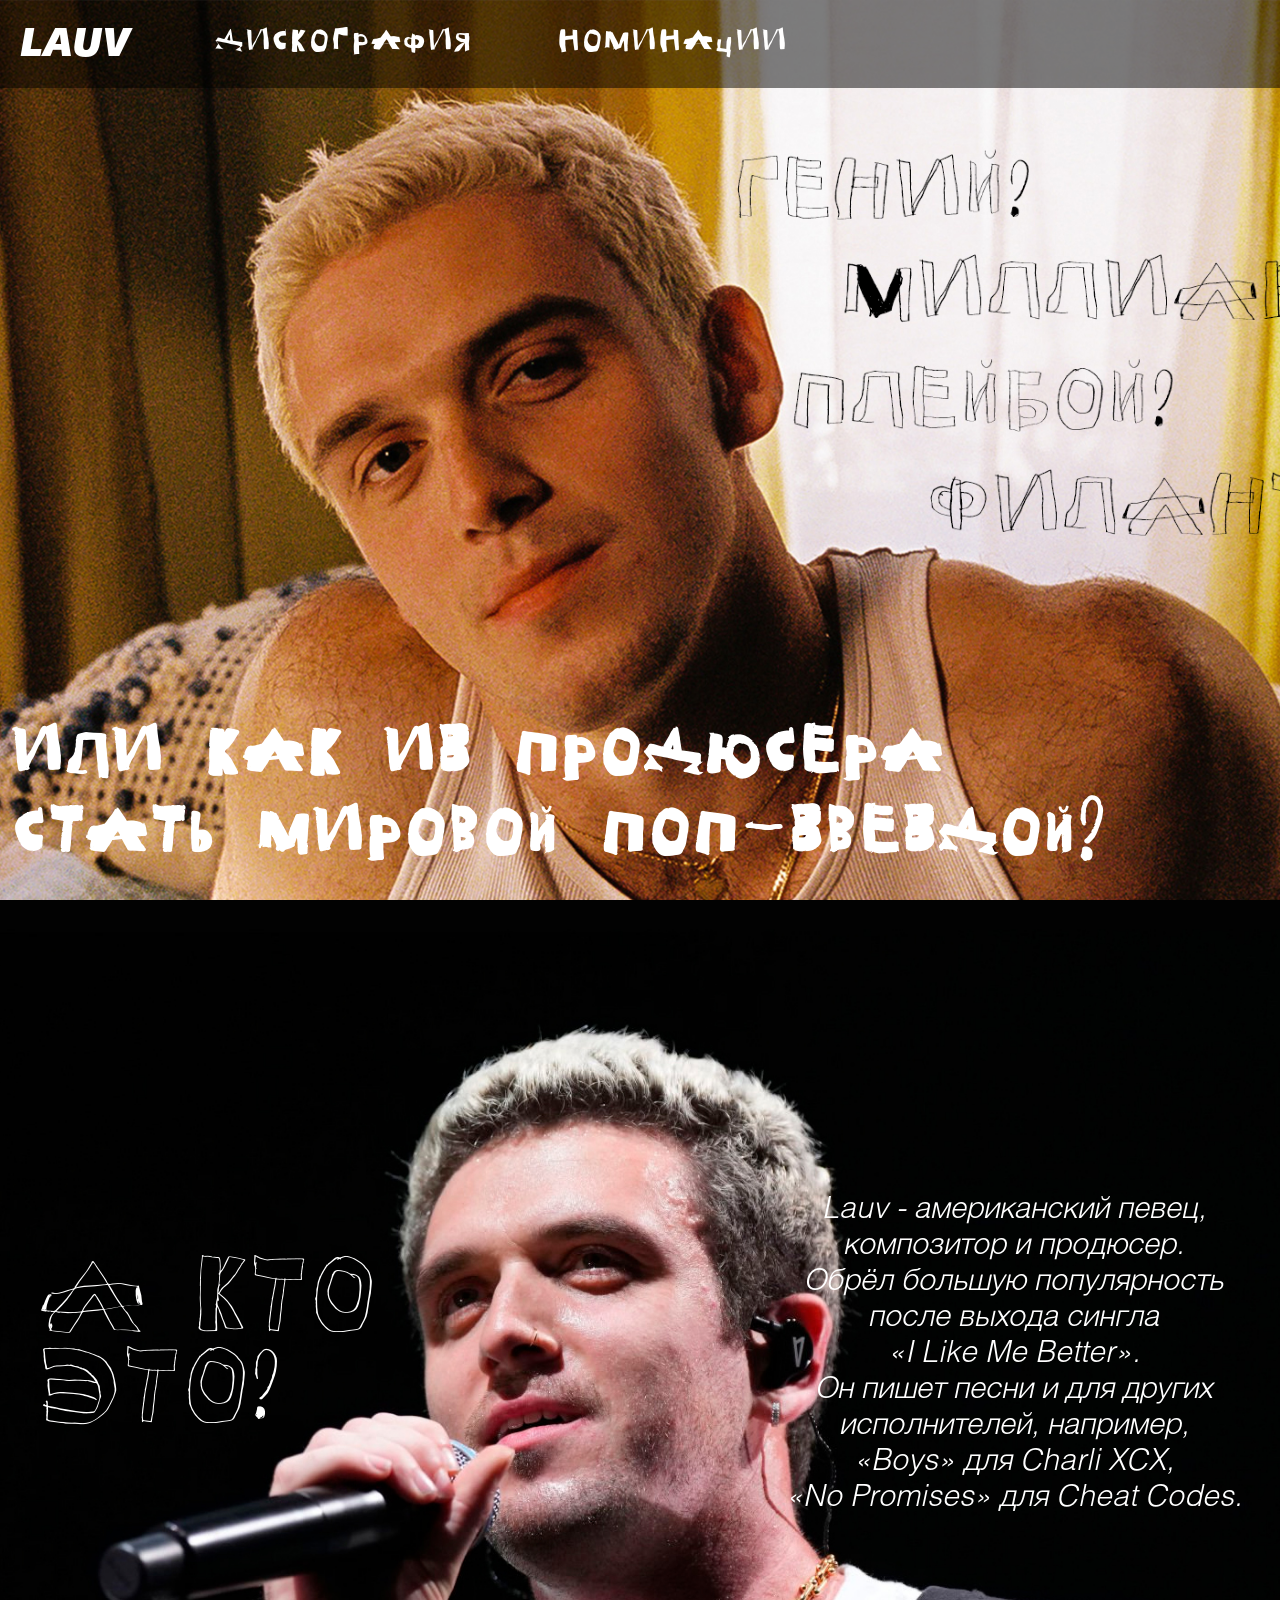
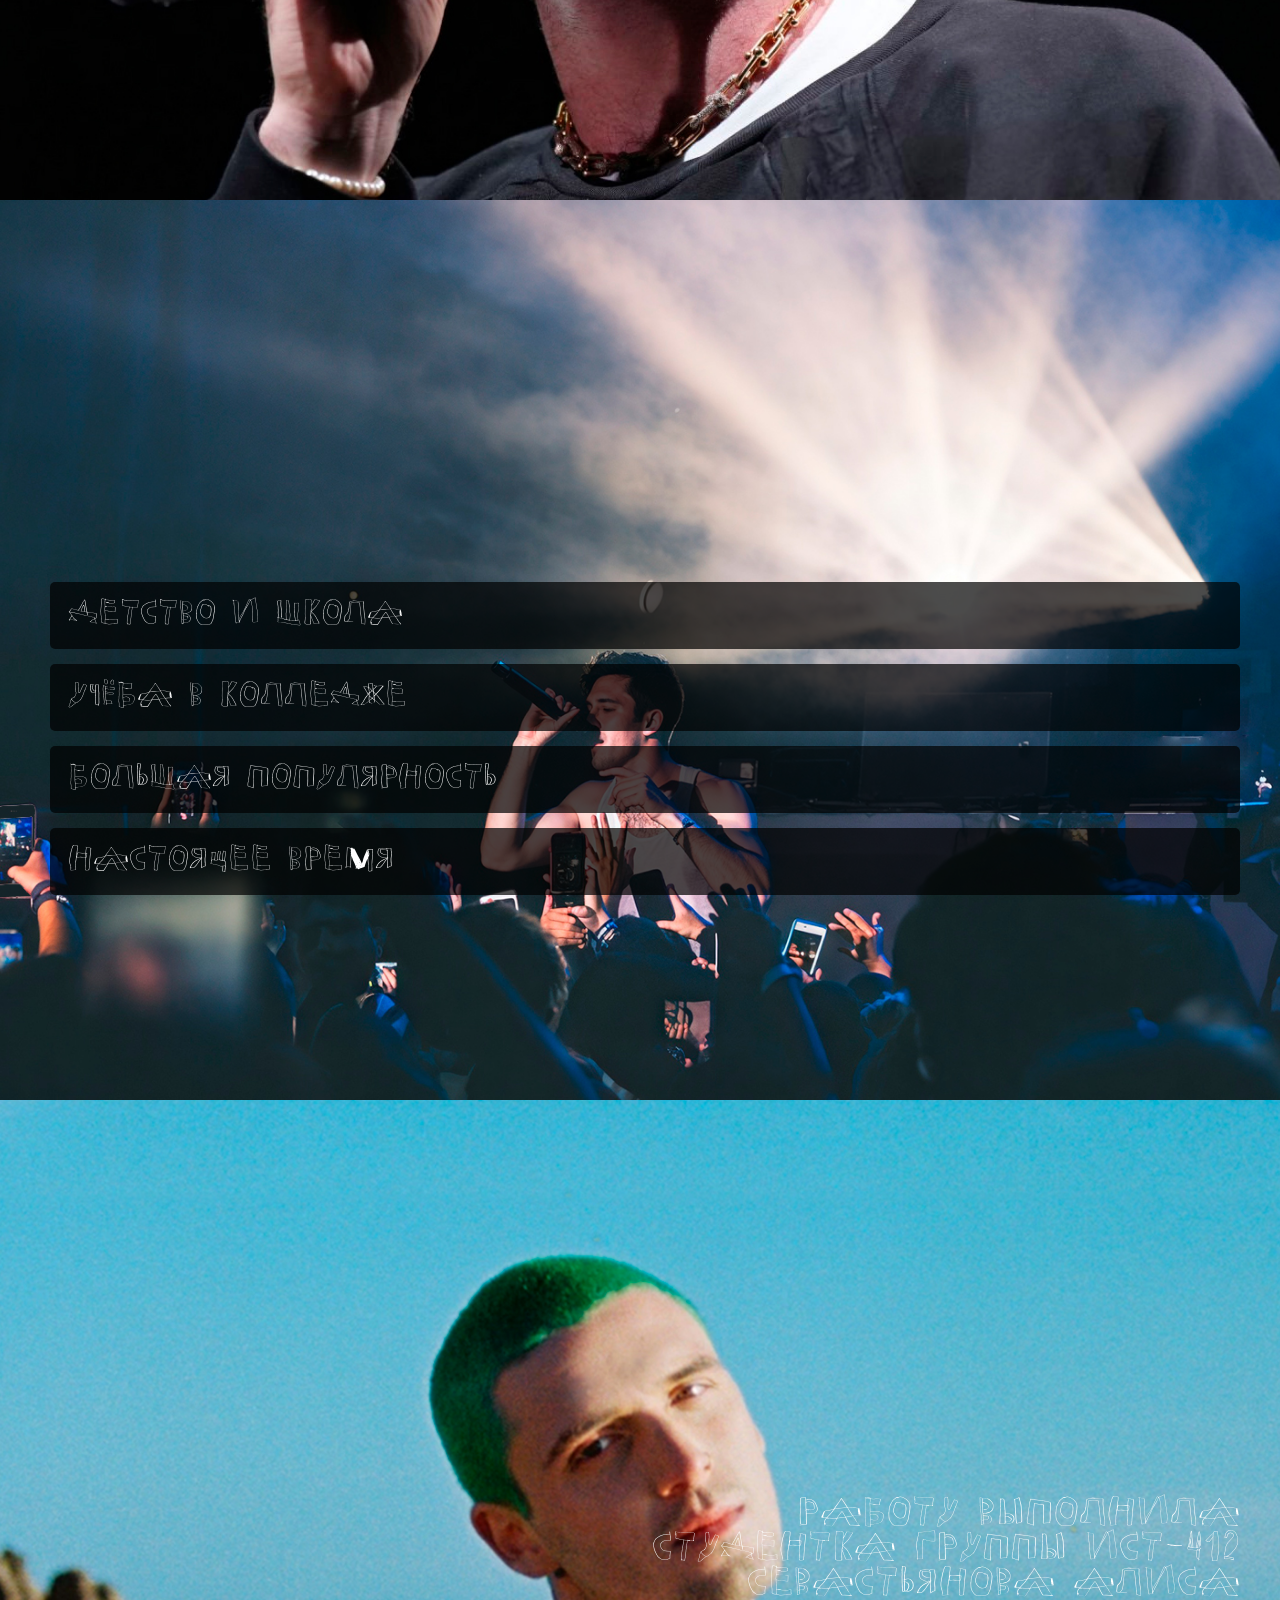
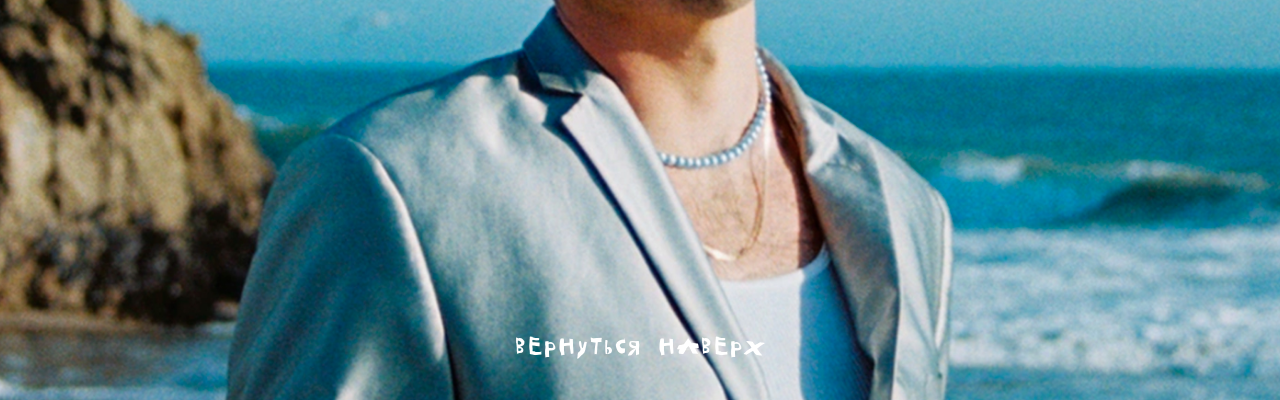
<file: index.html>
<!DOCTYPE html>
<html lang="ru">
<head>
  <meta charset="UTF-8">
  <title>LAUV</title>
  <link rel="stylesheet" href="styles.css">
</head>
<body>
    <header class="header">
        <nav>
            <ul class="menu-list">
                <li><a href="index.html" class="cool-font">LAUV</a></li>
                <li><a href="discography.html">дискография</a></li>
                <li><a href="nominations.html">номинации</a></li>
            </ul>
        </nav>
    </header>

    <div class="background-image" id="image1">
        <div class="main-text">
            <h1>или как из продюсера<br>стать мировой поп-звездой?</h1>
        </div>
    </div>

    <div class="background-image image2" id="image2">
        <div class="main-text21">
            <p>А КТО <br> ЭТО?</p>
        </div>
        <div class="main-text22">
            <p>Lauv - американский певец,<br>композитор и продюсер.<br>Обрёл большую популярность<br>после выхода сингла<br>«I Like Me Better».<br>Он пишет песни и для других<br>исполнителей, например,<br>«Boys» для Charli XCX,<br>«No Promises» для Cheat Codes.</p>
        </div>
    </div>

    <div class="background-image image3" id="image3">
        <div class="collapsible-container">
            <button class="collapsible">ДЕТСТВО И ШКОЛА</button>
            <div class="content">
                <p>С детства Ари увлекался музыкой, играл на фортепиано и гитаре. В 12 лет он создал рок-дуэт, а в 13 — метал-группу. Позже начал экспериментировать с акустической гитарой и синтезаторами, в 14 лет написал свою первую песню Parting Ways и основал сольный проект Somersault Sunday. Ари выкладывал музыку на MySpace, общался с фанатами и выступал с группой, став известным благодаря подвальным концертам.</p>
            </div>

            <button class="collapsible">УЧЁБА В КОЛЛЕДЖЕ</button>
            <div class="content">
                <p>
                    В колледже Лефф писал песни для других артистов, но вдохновившись Полом Саймоном, начал раскрывать личные переживания в музыке. Тогда же взял псевдоним Lauv (от латышского «Лев»), отсылая к своим корням и знаку зодиака.
После расставания в 2014-м он записал The Other — смесь R&B, инди-попа и джаза. Песня стала вирусной в 2015 году, попав в топы Spotify и The Hype Machine.
Окончив университет, Lauv подписал контракт и выпустил дебютный мини-альбом Lost in the Light. Параллельно писал для других, включая хит No Promises (Cheat Codes и Деми Ловато), который попал в топ-10 Billboard.
                </p>
            </div>

            <button class="collapsible">БОЛЬШАЯ ПОПУЛЯРНОСТЬ</button>
            <div class="content">
                <p>В мае 2017 года Ари выпустил хит I Like Me Better, достигший 27-го места в Billboard Hot 100 и получивший платиновые сертификации в 7 странах.
                    В 2017-2018 годах он отправился в сольный тур Late Nights, Deep Talks, а после запустил первое мировое турне I Met You When I Was 18.
                    В мае 2018 года вышел его альбом/плейлист I Met You When I Was 18 (1 млрд стримов на Spotify), включавший хиты I Like Me Better и The Other.
                </p>
            </div>

            <button class="collapsible">НАСТОЯЩЕЕ ВРЕМЯ</button>
            <div class="content">
                <p>В 2019 году Lauv выпустил хит «I'm So Tired...» с Троем Сиваном и отправился в масштабный азиатский тур, охвативший 13 стран. Тогда же он начал анонсировать свой дебютный альбом «How i'm Feeling», выпуская треки по мере их создания. Первым стал «Drugs & the Internet», за которым последовали другие синглы: «Sad Forever», «Feelings» и фит с группой LANY «Mean It», а «Fuck, i'm Lonely» с Энн-Мари стал саундтреком к сериалу «13 причин почему».
                    Параллельно с этим Ари провёл масштабный мировой тур How i'm Feeling Tour. В этот период он работал с BTS над «Make It Right» и «Who», позже дебютировал в Болливуде с саундтреком «Dil Na Jaaneya» к фильму Good Newwz. Творческий марафон завершился в марте 2020 года релизом долгожданного дебютного альбома «How i'm Feeling», ставшего итогом нескольких лет работы.
                </p>
            </div>
        </div>
    </div>

    <div class="background-image image4" id="image4">
        <div class="fio">
            <p>РАБОТУ ВЫПОЛНИЛА<br>СТУДЕНТКА ГРУППЫ ИСТ-412<br>СЕВАСТЬЯНОВА АЛИСА</p>
        </div>
        <a href="#" class="back-to-top">вернуться наверх</a>
    </div>



<script>
    document.querySelectorAll('.collapsible').forEach(button => {
        button.addEventListener('click', function() {
            this.classList.toggle('active');
            const content = this.nextElementSibling;
                
            document.querySelectorAll('.content').forEach(item => {
                if (item !== content && item.style.maxHeight) {
                    item.style.maxHeight = null;
                    item.previousElementSibling.classList.remove('active');
                }
            });
                
            if (content.style.maxHeight) {
                content.style.maxHeight = null;
            } else {
                content.style.maxHeight = content.scrollHeight + 'px';
            }
        });
    });
</script>

<script>
    const backToTopBtn = document.querySelector('.back-to-top');
    
    window.addEventListener('scroll', function() {
        if (window.pageYOffset > 300) {
            backToTopBtn.classList.add('visible');
        } else {
            backToTopBtn.classList.remove('visible');
        }
    });
    
    backToTopBtn.addEventListener('click', function(e) {
        e.preventDefault();
        window.scrollTo({
            top: 0,
            behavior: 'smooth'
        });
    });
    </script>

</body>
</html>
</file>
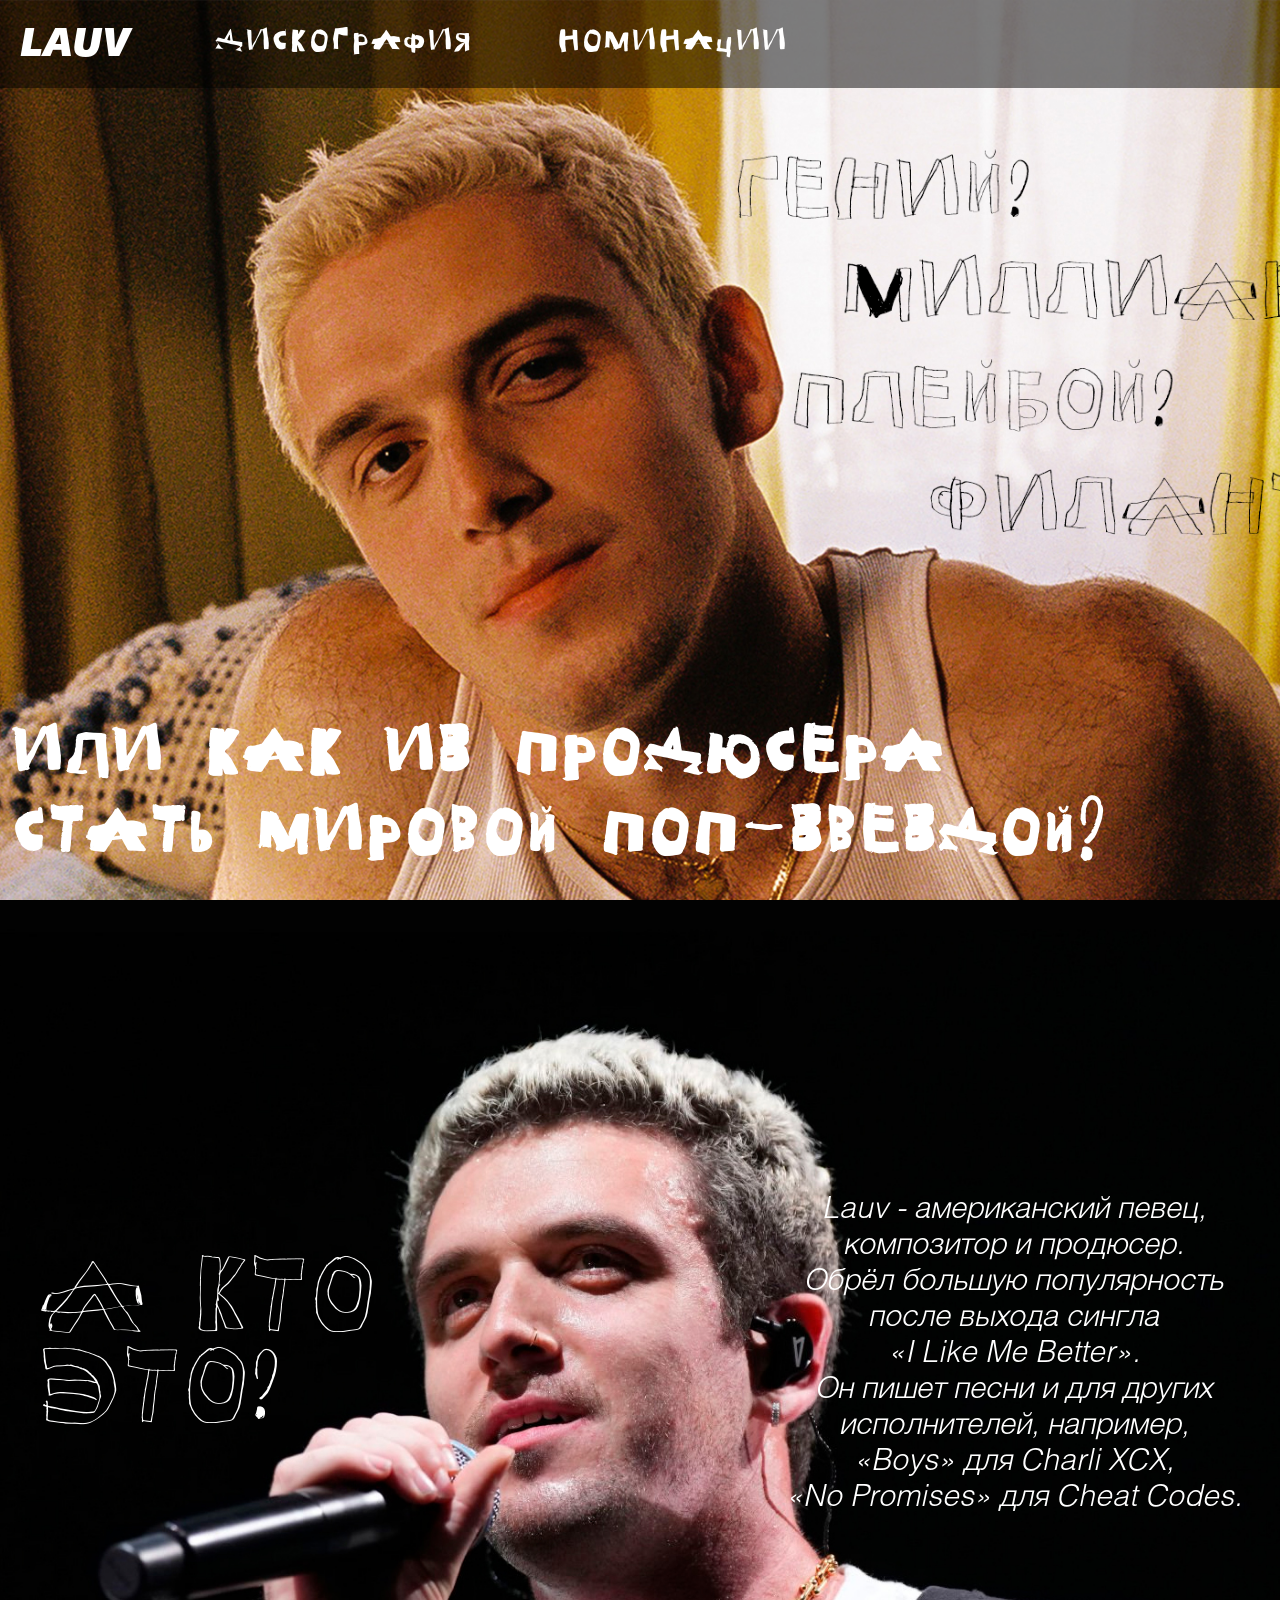
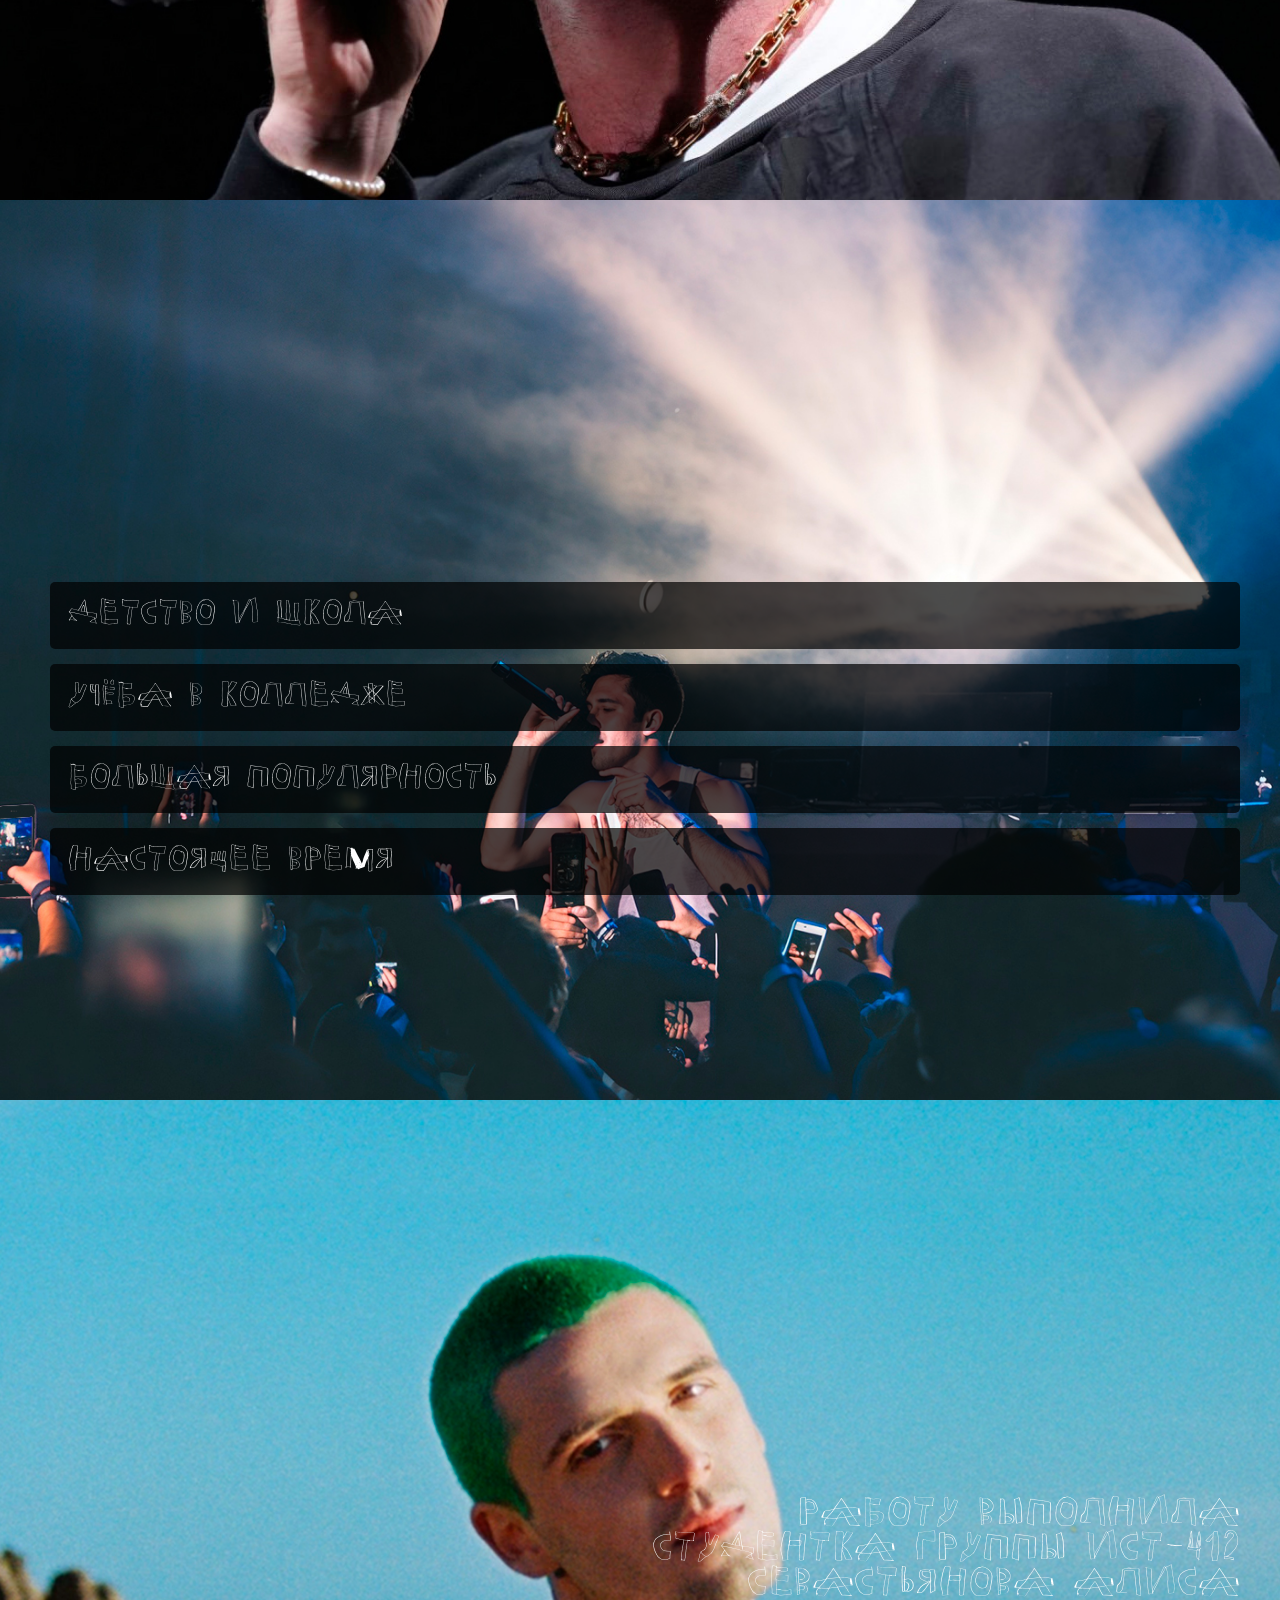
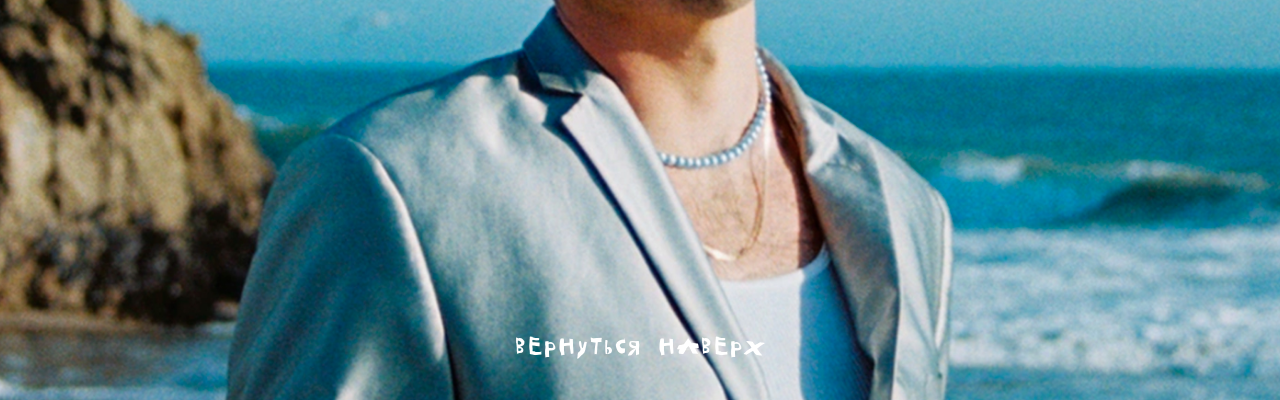
<file: main.html>
<!DOCTYPE html>
<html lang="ru">
<head>
  <meta charset="UTF-8">
  <title>LAUV</title>
  <link rel="stylesheet" href="styles.css">
</head>
<body>
    <header class="header">
        <nav>
            <ul class="menu-list">
                <li><a href="main.html" class="cool-font">LAUV</a></li>
                <li><a href="discography.html">дискография</a></li>
                <li><a href="nominations.html">номинации</a></li>
            </ul>
        </nav>
    </header>

    <div class="background-image" id="image1">
        <div class="main-text">
            <h1>или как из продюсера<br>стать мировой поп-звездой?</h1>
        </div>
    </div>

    <div class="background-image image2" id="image2">
        <div class="main-text21">
            <p>А КТО <br> ЭТО?</p>
        </div>
        <div class="main-text22">
            <p>Lauv - американский певец,<br>композитор и продюсер.<br>Обрёл большую популярность<br>после выхода сингла<br>«I Like Me Better».<br>Он пишет песни и для других<br>исполнителей, например,<br>«Boys» для Charli XCX,<br>«No Promises» для Cheat Codes.</p>
        </div>
    </div>

    <div class="background-image image3" id="image3">
        <div class="collapsible-container">
            <button class="collapsible">ДЕТСТВО И ШКОЛА</button>
            <div class="content">
                <p>С детства Ари увлекался музыкой, играл на фортепиано и гитаре. В 12 лет он создал рок-дуэт, а в 13 — метал-группу. Позже начал экспериментировать с акустической гитарой и синтезаторами, в 14 лет написал свою первую песню Parting Ways и основал сольный проект Somersault Sunday. Ари выкладывал музыку на MySpace, общался с фанатами и выступал с группой, став известным благодаря подвальным концертам.</p>
            </div>

            <button class="collapsible">УЧЁБА В КОЛЛЕДЖЕ</button>
            <div class="content">
                <p>
                    В колледже Лефф писал песни для других артистов, но вдохновившись Полом Саймоном, начал раскрывать личные переживания в музыке. Тогда же взял псевдоним Lauv (от латышского «Лев»), отсылая к своим корням и знаку зодиака.
После расставания в 2014-м он записал The Other — смесь R&B, инди-попа и джаза. Песня стала вирусной в 2015 году, попав в топы Spotify и The Hype Machine.
Окончив университет, Lauv подписал контракт и выпустил дебютный мини-альбом Lost in the Light. Параллельно писал для других, включая хит No Promises (Cheat Codes и Деми Ловато), который попал в топ-10 Billboard.
                </p>
            </div>

            <button class="collapsible">БОЛЬШАЯ ПОПУЛЯРНОСТЬ</button>
            <div class="content">
                <p>В мае 2017 года Ари выпустил хит I Like Me Better, достигший 27-го места в Billboard Hot 100 и получивший платиновые сертификации в 7 странах.
                    В 2017-2018 годах он отправился в сольный тур Late Nights, Deep Talks, а после запустил первое мировое турне I Met You When I Was 18.
                    В мае 2018 года вышел его альбом/плейлист I Met You When I Was 18 (1 млрд стримов на Spotify), включавший хиты I Like Me Better и The Other.
                </p>
            </div>

            <button class="collapsible">НАСТОЯЩЕЕ ВРЕМЯ</button>
            <div class="content">
                <p>В 2019 году Lauv выпустил хит «I'm So Tired...» с Троем Сиваном и отправился в масштабный азиатский тур, охвативший 13 стран. Тогда же он начал анонсировать свой дебютный альбом «How i'm Feeling», выпуская треки по мере их создания. Первым стал «Drugs & the Internet», за которым последовали другие синглы: «Sad Forever», «Feelings» и фит с группой LANY «Mean It», а «Fuck, i'm Lonely» с Энн-Мари стал саундтреком к сериалу «13 причин почему».
                    Параллельно с этим Ари провёл масштабный мировой тур How i'm Feeling Tour. В этот период он работал с BTS над «Make It Right» и «Who», позже дебютировал в Болливуде с саундтреком «Dil Na Jaaneya» к фильму Good Newwz. Творческий марафон завершился в марте 2020 года релизом долгожданного дебютного альбома «How i'm Feeling», ставшего итогом нескольких лет работы.
                </p>
            </div>
        </div>
    </div>

    <div class="background-image image4" id="image4">
        <div class="fio">
            <p>РАБОТУ ВЫПОЛНИЛА<br>СТУДЕНТКА ГРУППЫ ИСТ-412<br>СЕВАСТЬЯНОВА АЛИСА</p>
        </div>
        <a href="#" class="back-to-top">вернуться наверх</a>
    </div>



<script>
    document.querySelectorAll('.collapsible').forEach(button => {
        button.addEventListener('click', function() {
            this.classList.toggle('active');
            const content = this.nextElementSibling;
                
            document.querySelectorAll('.content').forEach(item => {
                if (item !== content && item.style.maxHeight) {
                    item.style.maxHeight = null;
                    item.previousElementSibling.classList.remove('active');
                }
            });
                
            if (content.style.maxHeight) {
                content.style.maxHeight = null;
            } else {
                content.style.maxHeight = content.scrollHeight + 'px';
            }
        });
    });
</script>

<script>
    const backToTopBtn = document.querySelector('.back-to-top');
    
    window.addEventListener('scroll', function() {
        if (window.pageYOffset > 300) {
            backToTopBtn.classList.add('visible');
        } else {
            backToTopBtn.classList.remove('visible');
        }
    });
    
    backToTopBtn.addEventListener('click', function(e) {
        e.preventDefault();
        window.scrollTo({
            top: 0,
            behavior: 'smooth'
        });
    });
    </script>

</body>
</html>
</file>
<file: styles.css>
@font-face {
    font-family: 'lauv';
    src: url('fonts/SupriaSans-BlackItalic.otf') format('opentype');
}

@font-face {
  font-family: 'gergel';
  src: url('fonts/gergel_font.otf') format('opentype');
}

@font-face {
  font-family: 'helvetica';
  src: url('helvetica_lightoblique.otf') format('opentype');
}


.cool-font {
  font-family: 'lauv' !important;
}

:root {
  color: white;
  font-size: 4px;
}

a {
  text-decoration: none;
}

html {
  scroll-snap-type: y mandatory;
  scroll-behavior: smooth;
}

body {
    margin: 0;
    padding: 0;
    font-family: 'Arial', sans-serif;
    position: relative;
    overflow-y: scroll;
    scroll-snap-type: y mandatory;
  }

  .header {
    background-color: rgba(0, 0, 0, 0.5); 
    padding: 20px;  
    position: fixed;
    z-index: 100;
    width: 100%;
    top: 0;
    box-sizing: border-box;
  }
  
  .menu-list {
    display: flex;
    justify-content: left;
    align-items: center;
    list-style: none;
    margin: 0;
    padding: 0;
    gap: 84px; 
  }
  
  .menu-list li a {
    color: white;
    text-decoration: none;
    font-family: gergel;
    font-size: 40px;
  }
  
  .main-text {
    position: relative;
    left: 10px;
    top: -20px;
  }
  
  .main-text h1 {
    font-family: gergel;
    font-size: 80px;
    margin: 0;

  }

  .background-image {
    width: 100%;
    height: 100vh;

    position: relative;
    display: flex;

    background-repeat: no-repeat; 

    scroll-snap-align: start;
    scroll-snap-stop: always;
 
    background-size: cover;
    background-position: center;
  }
  
  #image1 {
    background-image: url('./backgorunds/background1.jpg');
    align-items: end;
    justify-content: left;
  }
  
  #image2 {
    background-image: url('./backgorunds/background2.jpg');
    justify-content: space-between;
    align-items: center;
  }

  #image3 {
    background-image: url('./backgorunds/background3.jpg');
    align-items: end;
    justify-content: left;
  }

  #image4 {
    background-image: url('./backgorunds/background4.jpg');
    justify-content: flex-end;
    align-items: center;
  }

.main-text21 {
  position: relative;
  left: 3%;
}

.main-text21 p {
  font-family: gergel;
  font-size: 90px;
}

.main-text22 {
  position: relative;
  right: 3%;
}

.main-text22 p {
  font-family: helvetica;
  font-size: 30px;
  text-align: center;
}

.main-text23 {
  position: relative;
  top: -275px;
  right: 88px;
}

.main-text23 p {
  font-family: gergel;
  font-size: 90px;
}

.fio {
  position: relative;
  right: 40px;
}

.fio p {
  font-family: gergel;
  font-size: 35px;
  text-align: right;
}

.collapsible-container {
  position: relative;
  bottom: 190px;
  left: 50px;
  width: 93%;
}

.collapsible {
  background-color: rgba(0, 0, 0, 0.7);
  color: white;
  font-family: 'gergel';
  font-size: 30px;
  cursor: pointer;
  padding: 18px;
  width: 100%;
  border: none;
  text-align: left;
  outline: none;
  margin-bottom: 10px;
  border-radius: 5px;
  transition: all 0.3s;
}

.collapsible:hover {
  background-color: rgba(0, 0, 0, 0.5);
}

.content {
  font-family: 'helvetica';
  font-size: 20px;
  max-height: 0;
  overflow: hidden;
  transition: max-height 0.3s ease-out;
  background-color: rgba(0, 0, 0, 0.5);
  border-radius: 0 0 5px 5px;
  margin-top: -10px;
  margin-bottom: 15px;
}

.content p {
  padding: 0 18px 18px;
  margin: 0;
}

.back-to-top {
  position: absolute;
  bottom: 30px;
  left: 50%;
  transform: translateX(-50%);
  color: white;
  font-family: 'gergel';
  font-size: 30px;
  text-decoration: none;
  z-index: 99;
  background: none;
  border: none;
  cursor: pointer;
  transition: all 0.3s ease;
  padding: 5px;
}

.back-to-top:hover {
  transform: translateX(-50%) translateY(-5px);
}

.container {
  background: black;

  display: flex;
  justify-content: center;

  box-sizing: border-box;
  padding-bottom: 40px;
}

.discografy-content {
  margin-top: 100px;
  min-width: 1200px;
}

.section-topic {
  width: 100%;
  text-align: center;
  color: white;
  
  font-family: 'helvetica';
  font-size: 10em;
  font-weight: bold;
}

.content-wrapper {
  margin-top: 100px;
  max-width: 1200px;
}

.album-content {
  width: 100%;

  display: flex;

  gap: 30px;

  margin-bottom: 40px;
}

.album-cover {
  width: 600px;
  aspect-ratio: 1/1;

  background-image: url('./photos/imywiw18.jpg');

  background-position: center;
  background-size: cover;
}

.album-description {
  flex: 1;

  display: flex;
  flex-direction: column;

  gap: 30px;

  font-size: 22px;
  font-family: 'helvetica';
  font-weight: bold;
}

.album-title {
  font-size: 30px;
  font-family: 'lauv';

  text-transform: uppercase;
}

.listen-album {
  width: 100%;

  font-size: 25px;
  font-family: 'helvetica';
  font-weight: bold;

  margin-bottom: 30px;
}

.album-title-intext {

}

.album-link {
  color: #ff63b4;
}

.title-tracklist {
  font-size: 40px;
  font-weight: bold;

  margin-bottom: 20px;
}

.tracklist {
  display: flex;
  flex-direction: column;
  gap: 10px;
}

.album-track {
  width: 100%;
  background: rgba(45, 45, 45, 0.7);

  border-radius: 5px;

  box-sizing: border-box;
  padding: 20px;

  font-size: 25px;
  font-family: 'lauv';

  transition: 0.25s;

}

.album-track:hover {
  background: rgba(70, 70, 70, 0.9);
  text-decoration: underline;
}

.form-wrapper {
  width: 100%;

  display: flex;
  align-items: center;
  flex-direction: column;

  margin-top: 30px;
}

.comment-form {
  width: 30%;
  height: 200px;

  background: rgba(45, 45, 45, 0.7);

  border: none;
  border-radius: 5px;

  box-sizing: border-box;
  padding: 10px;

  color: white;

  resize: none;
  outline: none;
}

.send-button {
  box-sizing: border-box;
  padding: 5px 10px;

  font-size: 20px;
  font-weight: bold;
  font-family: 'helvetica';
  color: white;

  background: rgba(45, 45, 45, 0.7);

  margin-top: 10px;

  cursor: pointer;

  border: none;
  outline: none;
}
</file>
